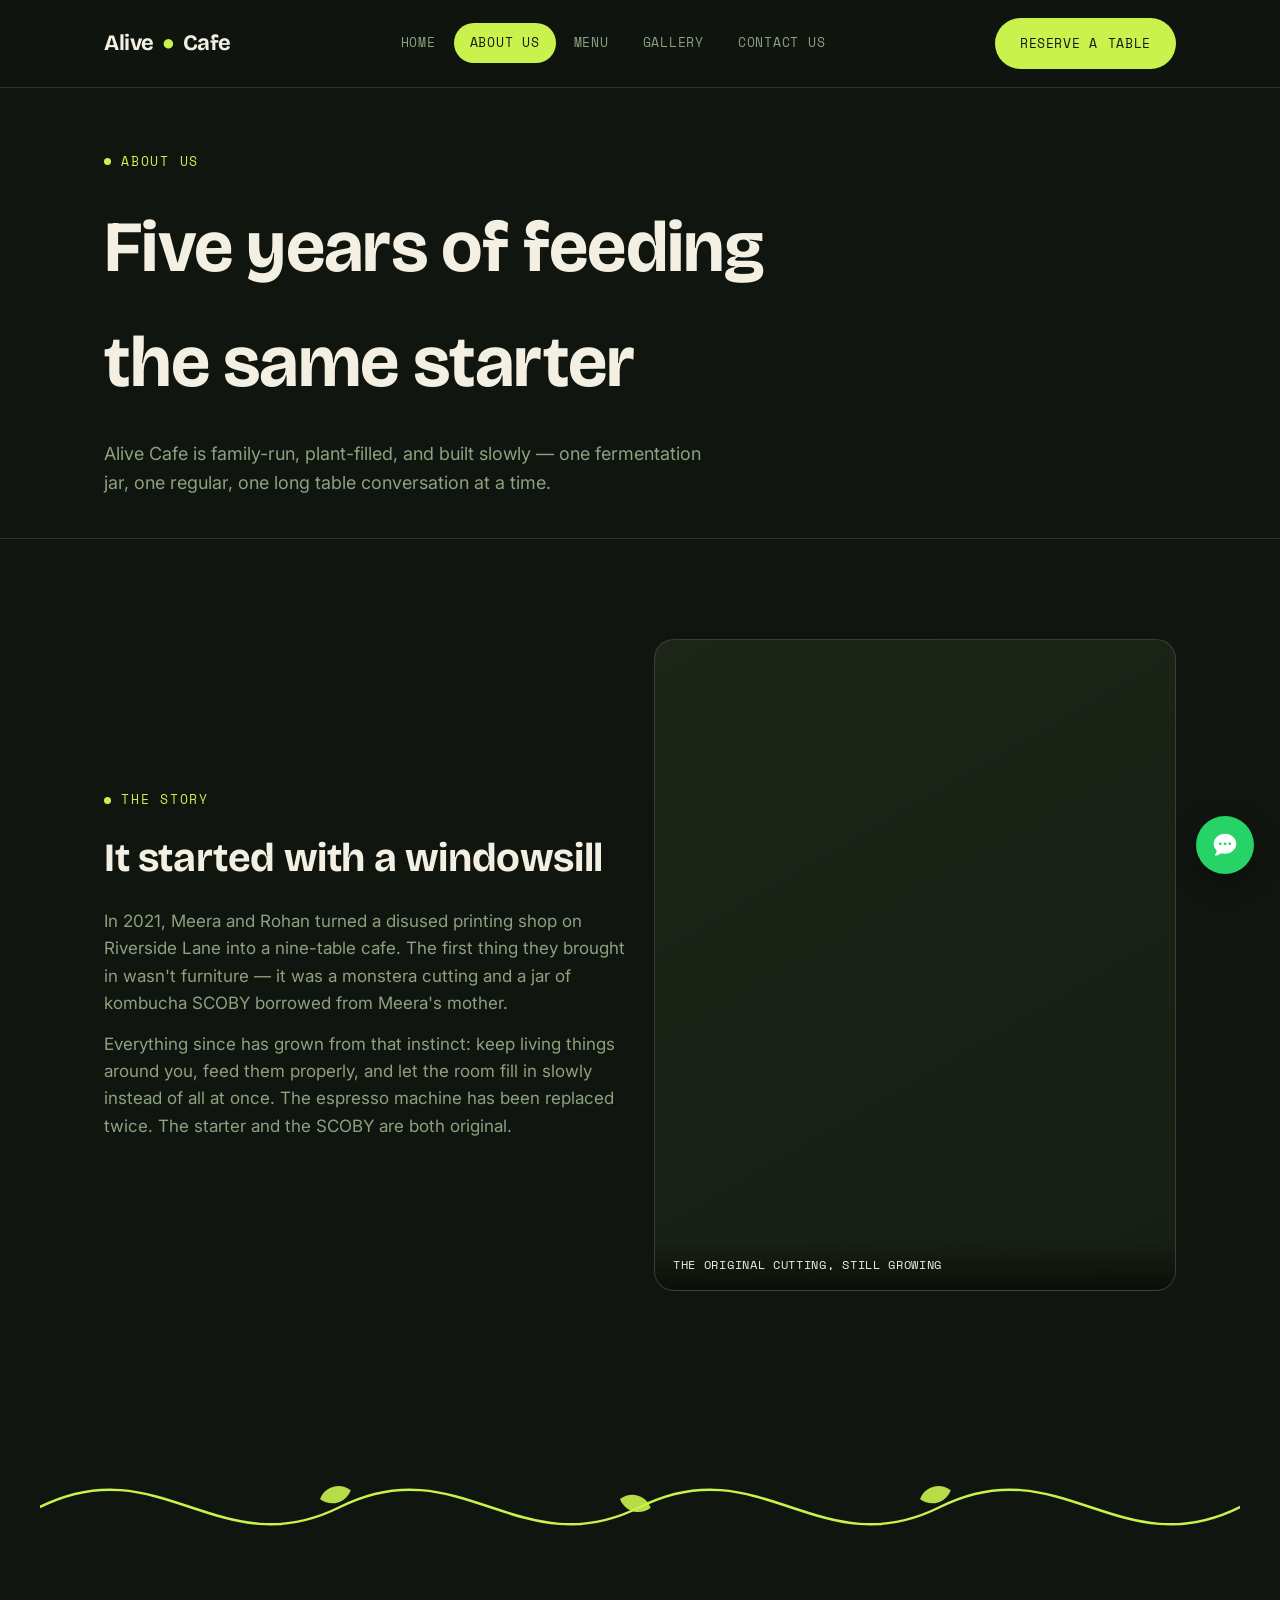
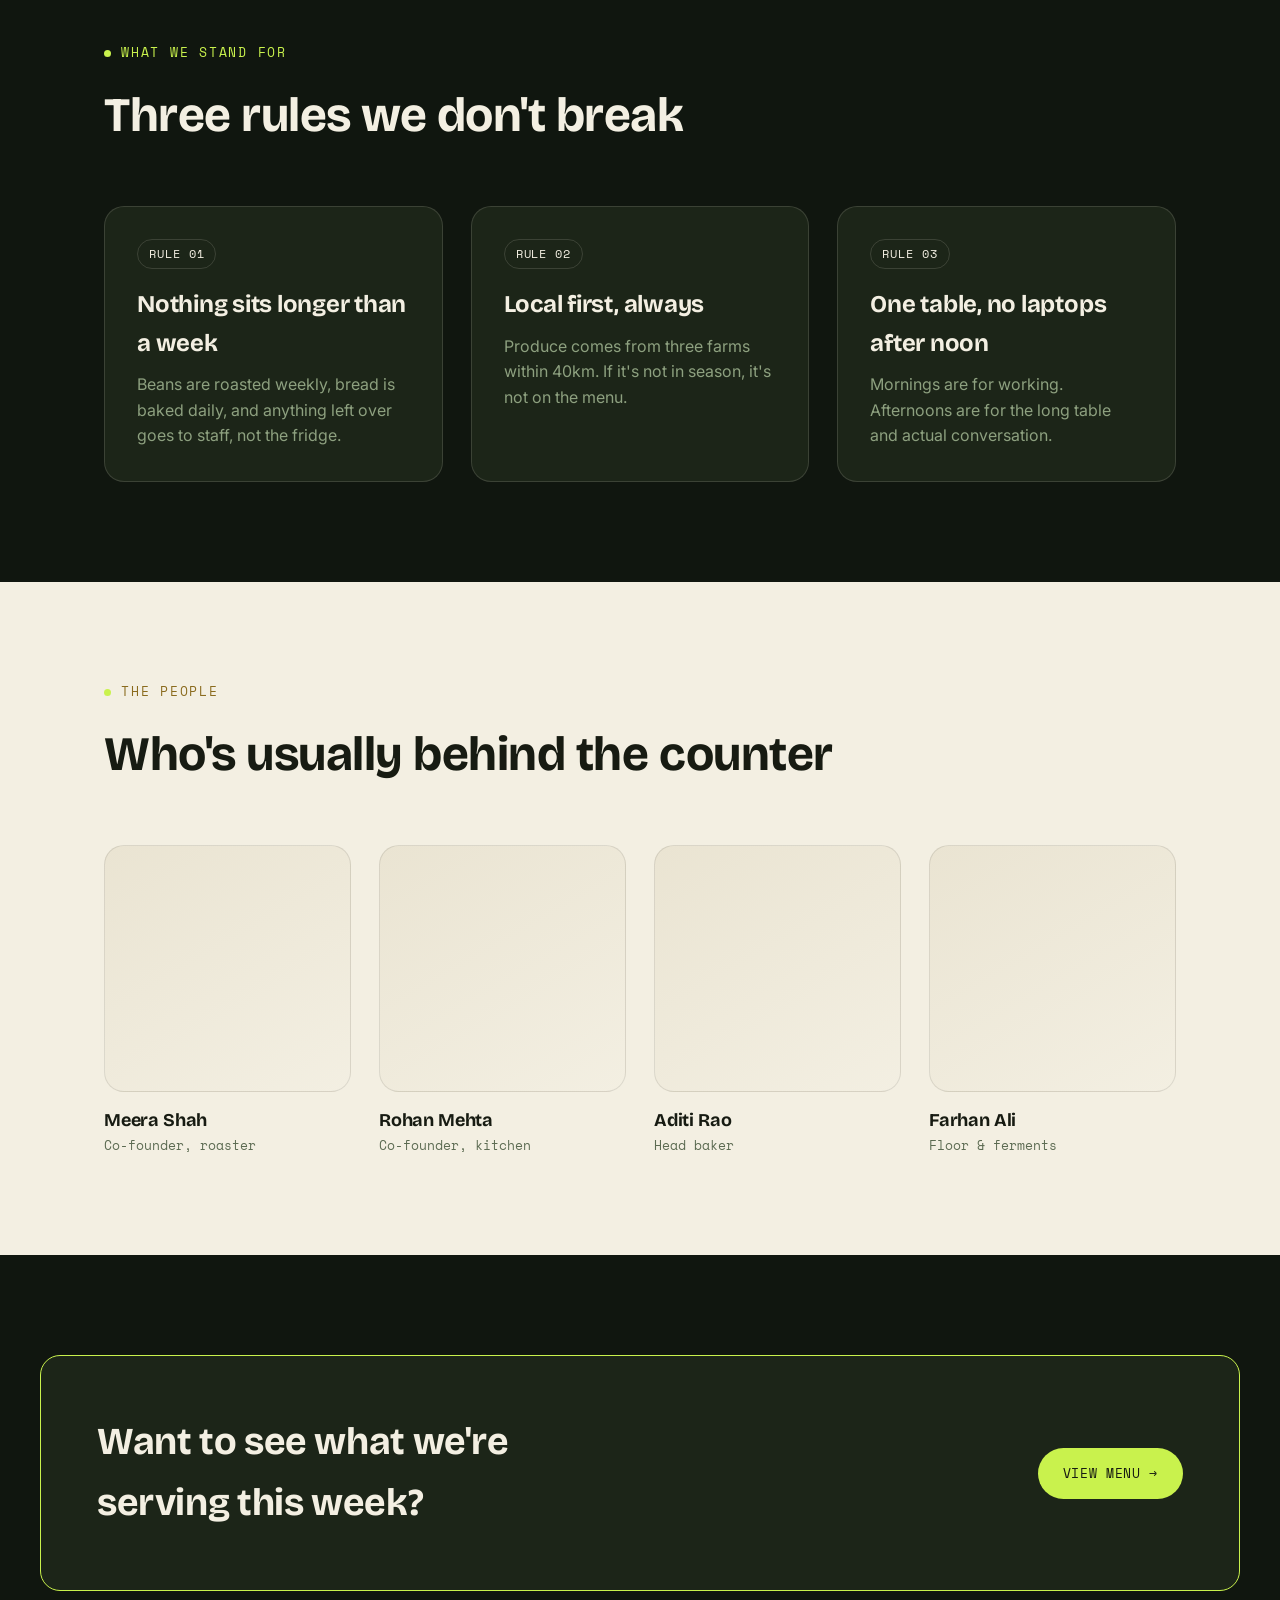
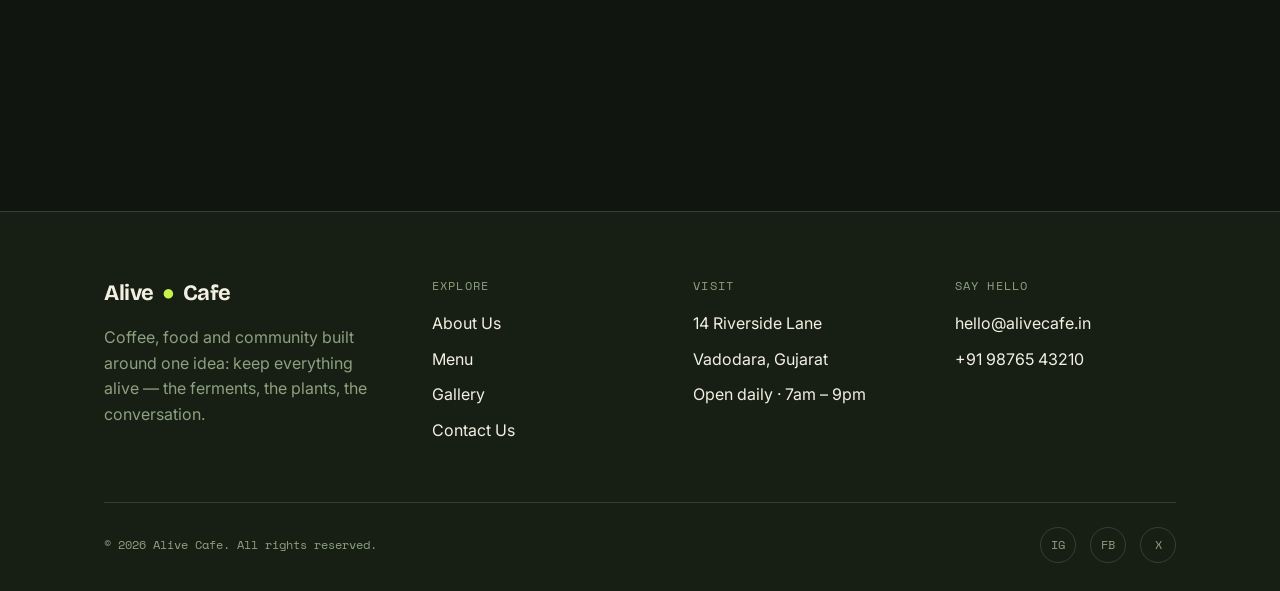
<file: alive-cafe/about.html>
<!DOCTYPE html>
<html lang="en">
<head>
<meta charset="UTF-8">
<meta name="viewport" content="width=device-width, initial-scale=1.0">
<title>About Us — Alive Cafe</title>
<meta name="description" content="The story, values and people behind Alive Cafe in Vadodara.">
<link rel="stylesheet" href="css/style.css">
</head>
<body>
<div id="loader"></div>

<header class="site-header">
  <div class="wrap nav">
    <a href="index.html" class="brand">Alive<span class="dot">●</span>Cafe</a>
    <nav class="nav-links" id="nav-links">
      <a href="index.html">Home</a>
      <a href="about.html">About Us</a>
      <a href="menu.html">Menu</a>
      <a href="gallery.html">Gallery</a>
      <a href="contact.html">Contact Us</a>
    </nav>
    <div class="nav-cta">
      <a class="btn btn-solid" href="contact.html"><span class="long">Reserve a</span> Table</a>
      <button class="nav-toggle" aria-label="Toggle menu" aria-expanded="false">☰</button>
    </div>
  </div>
</header>

<main>

  <section class="page-hero">
    <div class="wrap">
      <span class="eyebrow">About Us</span>
      <h1>Five years of feeding the same starter</h1>
      <p class="lede">Alive Cafe is family-run, plant-filled, and built slowly — one
        fermentation jar, one regular, one long table conversation at a time.</p>
    </div>
  </section>

  <!-- STORY -->
  <section class="section">
    <div class="wrap grid-2 reveal" style="align-items:center;">
      <div>
        <span class="eyebrow">The story</span>
        <h2 style="margin-top:16px; font-size:clamp(28px,3.6vw,40px);">It started with a windowsill</h2>
        <p class="moss" style="margin-top:18px; font-size:17px;">
          In 2021, Meera and Rohan turned a disused printing shop on Riverside Lane
          into a nine-table cafe. The first thing they brought in wasn't furniture —
          it was a monstera cutting and a jar of kombucha SCOBY borrowed from Meera's mother.
        </p>
        <p class="moss" style="margin-top:14px; font-size:17px;">
          Everything since has grown from that instinct: keep living things around you,
          feed them properly, and let the room fill in slowly instead of all at once.
          The espresso machine has been replaced twice. The starter and the SCOBY
          are both original.
        </p>
      </div>
      <div class="art" style="--ar:4/5;">
          <!-- To use a real photo here: uncomment the line below and set the src.
               Keep class="bg-img" exactly as-is — it makes the photo fill this box
               and crop neatly, no matter the image's original size or shape.
               You can delete the <svg>...</svg> illustration below it once a real photo is in. -->
          <!-- <img class="bg-img" src="images/your-photo.jpg" alt="Describe the photo"> -->
        <span class="cap">The original cutting, still growing</span>
      </div>
    </div>
  </section>

  <div class="pulse-divider wrap" aria-hidden="true">
    <svg viewBox="0 0 1200 160" fill="none">
      <path d="M0,80 C120,20 180,140 300,80 C420,20 480,140 600,80 C720,20 780,140 900,80 C1020,20 1080,140 1200,80"
            stroke="#C9F24D" stroke-width="2.5" stroke-linecap="round"/>
      <g fill="#C9F24D" opacity="0.9">
        <path transform="translate(280,72) rotate(-16)" d="M0,0 C8,-11 24,-11 32,0 C24,11 8,11 0,0 Z"/>
        <path transform="translate(580,72) rotate(16)" d="M0,0 C8,-11 24,-11 32,0 C24,11 8,11 0,0 Z"/>
        <path transform="translate(880,72) rotate(-16)" d="M0,0 C8,-11 24,-11 32,0 C24,11 8,11 0,0 Z"/>
      </g>
    </svg>
  </div>

  <!-- VALUES -->
  <section class="section" style="padding-top:20px;">
    <div class="wrap">
      <div class="section-head">
        <div>
          <span class="eyebrow">What we stand for</span>
          <h2 style="margin-top:14px;">Three rules we don't break</h2>
        </div>
      </div>
      <div class="grid-3 reveal">
        <div class="card">
          <span class="tag">Rule 01</span>
          <h3 style="margin-top:16px; font-size:24px;">Nothing sits longer than a week</h3>
          <p class="moss" style="margin-top:10px;">Beans are roasted weekly, bread is baked daily, and anything left over goes to staff, not the fridge.</p>
        </div>
        <div class="card">
          <span class="tag">Rule 02</span>
          <h3 style="margin-top:16px; font-size:24px;">Local first, always</h3>
          <p class="moss" style="margin-top:10px;">Produce comes from three farms within 40km. If it's not in season, it's not on the menu.</p>
        </div>
        <div class="card">
          <span class="tag">Rule 03</span>
          <h3 style="margin-top:16px; font-size:24px;">One table, no laptops after noon</h3>
          <p class="moss" style="margin-top:10px;">Mornings are for working. Afternoons are for the long table and actual conversation.</p>
        </div>
      </div>
    </div>
  </section>

  <!-- TEAM -->
  <section class="section on-paper">
    <div class="wrap">
      <div class="section-head">
        <div>
          <span class="eyebrow" style="color:#8A6B1E;">The people</span>
          <h2 style="margin-top:14px;">Who's usually behind the counter</h2>
        </div>
      </div>
      <div class="grid-4 reveal">
        <div>
          <div class="art" style="--ar:1/1; background:linear-gradient(150deg,#EAE4D2,#F3EFE2); border-color:#00000018;">
          <!-- To use a real photo here: uncomment the line below and set the src.
               Keep class="bg-img" exactly as-is — it makes the photo fill this box
               and crop neatly, no matter the image's original size or shape.
               You can delete the <svg>...</svg> illustration below it once a real photo is in. -->
          <!-- <img class="bg-img" src="images/your-photo.jpg" alt="Describe the photo"> -->
          </div>
          <h4 style="margin-top:14px; font-size:18px;">Meera Shah</h4>
          <p class="moss" style="font-size:13px; font-family:var(--font-mono);">Co-founder, roaster</p>
        </div>
        <div>
          <div class="art" style="--ar:1/1; background:linear-gradient(150deg,#EAE4D2,#F3EFE2); border-color:#00000018;">
          <!-- To use a real photo here: uncomment the line below and set the src.
               Keep class="bg-img" exactly as-is — it makes the photo fill this box
               and crop neatly, no matter the image's original size or shape.
               You can delete the <svg>...</svg> illustration below it once a real photo is in. -->
          <!-- <img class="bg-img" src="images/your-photo.jpg" alt="Describe the photo"> -->
          </div>
          <h4 style="margin-top:14px; font-size:18px;">Rohan Mehta</h4>
          <p class="moss" style="font-size:13px; font-family:var(--font-mono);">Co-founder, kitchen</p>
        </div>
        <div>
          <div class="art" style="--ar:1/1; background:linear-gradient(150deg,#EAE4D2,#F3EFE2); border-color:#00000018;">
          <!-- To use a real photo here: uncomment the line below and set the src.
               Keep class="bg-img" exactly as-is — it makes the photo fill this box
               and crop neatly, no matter the image's original size or shape.
               You can delete the <svg>...</svg> illustration below it once a real photo is in. -->
          <!-- <img class="bg-img" src="images/your-photo.jpg" alt="Describe the photo"> -->
          </div>
          <h4 style="margin-top:14px; font-size:18px;">Aditi Rao</h4>
          <p class="moss" style="font-size:13px; font-family:var(--font-mono);">Head baker</p>
        </div>
        <div>
          <div class="art" style="--ar:1/1; background:linear-gradient(150deg,#EAE4D2,#F3EFE2); border-color:#00000018;">
          <!-- To use a real photo here: uncomment the line below and set the src.
               Keep class="bg-img" exactly as-is — it makes the photo fill this box
               and crop neatly, no matter the image's original size or shape.
               You can delete the <svg>...</svg> illustration below it once a real photo is in. -->
          <!-- <img class="bg-img" src="images/your-photo.jpg" alt="Describe the photo"> -->
          </div>
          <h4 style="margin-top:14px; font-size:18px;">Farhan Ali</h4>
          <p class="moss" style="font-size:13px; font-family:var(--font-mono);">Floor &amp; ferments</p>
        </div>
      </div>
    </div>
  </section>

  <!-- CTA -->
  <section class="section">
    <div class="wrap card reveal" style="padding:56px; display:flex; justify-content:space-between; align-items:center; flex-wrap:wrap; gap:24px; border-color:var(--pulse);">
      <div>
        <h2 style="font-size:clamp(26px,3.2vw,38px); max-width:18ch;">Want to see what we're serving this week?</h2>
      </div>
      <a href="menu.html" class="btn btn-solid">View Menu →</a>
    </div>
  </section>

</main>

<footer class="site-footer">
  <div class="wrap">
    <div class="footer-grid">
      <div class="footer-brand">
        <div class="brand">Alive<span class="dot">●</span>Cafe</div>
        <p>Coffee, food and community built around one idea: keep everything alive — the ferments, the plants, the conversation.</p>
      </div>
      <div>
        <h4>Explore</h4>
        <ul>
          <li><a href="about.html">About Us</a></li>
          <li><a href="menu.html">Menu</a></li>
          <li><a href="gallery.html">Gallery</a></li>
          <li><a href="contact.html">Contact Us</a></li>
        </ul>
      </div>
      <div>
        <h4>Visit</h4>
        <ul>
          <li>14 Riverside Lane</li>
          <li>Vadodara, Gujarat</li>
          <li>Open daily · 7am – 9pm</li>
        </ul>
      </div>
      <div>
        <h4>Say hello</h4>
        <ul>
          <li>hello@alivecafe.in</li>
          <li>+91 98765 43210</li>
        </ul>
      </div>
    </div>
    <div class="footer-bottom">
      <span>© 2026 Alive Cafe. All rights reserved.</span>
      <div class="social-row">
        <a href="#" aria-label="Instagram">IG</a>
        <a href="#" aria-label="Facebook">FB</a>
        <a href="#" aria-label="Twitter">X</a>
      </div>
    </div>
  </div>
</footer>

<!-- Floating WhatsApp contact button (fixed on every page) -->
<a id="whatsapp-float" class="whatsapp-float" href="https://wa.me/919016826748" target="_blank" rel="noopener" aria-label="Chat with us on WhatsApp">
  <svg viewBox="0 0 24 24" fill="none" xmlns="http://www.w3.org/2000/svg">
    <path d="M12 3C7.03 3 3 6.58 3 11c0 2.08.9 3.97 2.38 5.4-.15 1.2-.58 2.4-1.28 3.4a.5.5 0 00.52.78c1.7-.4 3.13-1.1 4.2-1.9A10.6 10.6 0 0012 19c4.97 0 9-3.58 9-8s-4.03-8-9-8z" fill="#fff"/>
    <circle cx="8.2" cy="11" r="1.1" fill="#25D366"/>
    <circle cx="12" cy="11" r="1.1" fill="#25D366"/>
    <circle cx="15.8" cy="11" r="1.1" fill="#25D366"/>
  </svg>
</a>

<script src="js/script.js"></script>
</body>
</html>
</file>
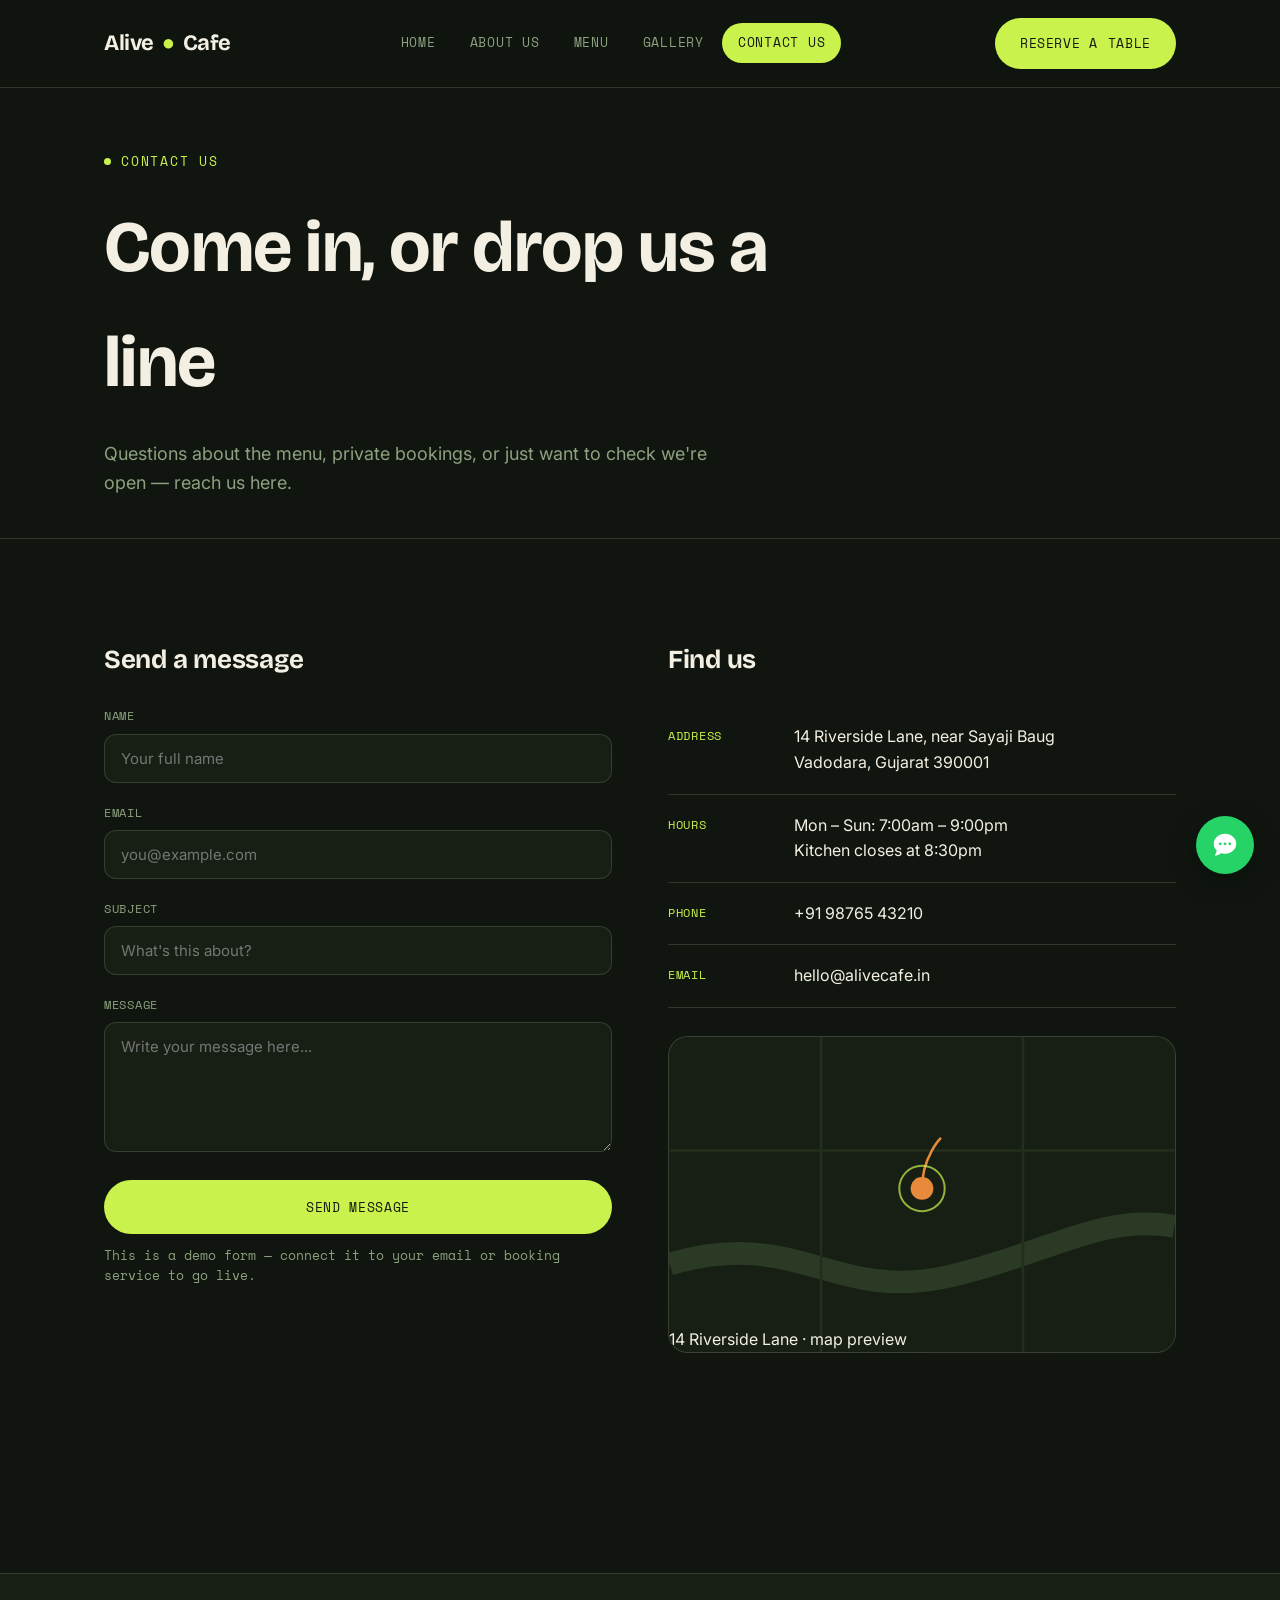
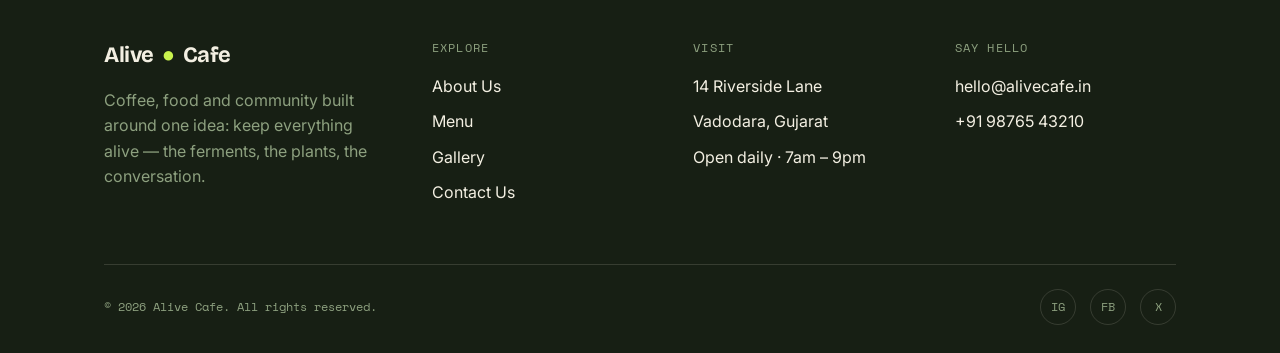
<file: alive-cafe/contact.html>
<!DOCTYPE html>
<html lang="en">
<head>
<meta charset="UTF-8">
<meta name="viewport" content="width=device-width, initial-scale=1.0">
<title>Contact Us — Alive Cafe</title>
<meta name="description" content="Visit, call or write to Alive Cafe in Vadodara.">
<link rel="stylesheet" href="css/style.css">
<style>
  .form-field{ margin-bottom:20px; }
  .form-field label{
    display:block; font-family:var(--font-mono); font-size:12px; text-transform:uppercase;
    letter-spacing:0.06em; color:var(--moss); margin-bottom:8px;
  }
  .form-field input, .form-field textarea{
    width:100%; background:var(--void-2); border:1px solid var(--line); border-radius:12px;
    padding:14px 16px; color:var(--paper); font-family:var(--font-body); font-size:15px;
    transition:border-color .2s ease;
  }
  .form-field input:focus, .form-field textarea:focus{ outline:none; border-color:var(--pulse); }
  .form-field textarea{ min-height:130px; resize:vertical; }
  .info-row{ display:flex; gap:16px; padding:18px 0; border-bottom:1px solid var(--line); }
  .info-row:last-child{ border-bottom:none; }
  .info-row .k{ font-family:var(--font-mono); font-size:12px; text-transform:uppercase; letter-spacing:0.06em; color:var(--pulse); width:110px; flex:none; padding-top:2px; }
  .map-block{
    border-radius:20px; border:1px solid var(--line); overflow:hidden; position:relative;
    aspect-ratio:16/10; background:linear-gradient(150deg, var(--card), var(--void-2));
  }
</style>
</head>
<body>
<div id="loader"></div>

<header class="site-header">
  <div class="wrap nav">
    <a href="index.html" class="brand">Alive<span class="dot">●</span>Cafe</a>
    <nav class="nav-links" id="nav-links">
      <a href="index.html">Home</a>
      <a href="about.html">About Us</a>
      <a href="menu.html">Menu</a>
      <a href="gallery.html">Gallery</a>
      <a href="contact.html">Contact Us</a>
    </nav>
    <div class="nav-cta">
      <a class="btn btn-solid" href="contact.html"><span class="long">Reserve a</span> Table</a>
      <button class="nav-toggle" aria-label="Toggle menu" aria-expanded="false">☰</button>
    </div>
  </div>
</header>

<main>

  <section class="page-hero">
    <div class="wrap">
      <span class="eyebrow">Contact Us</span>
      <h1>Come in, or drop us a line</h1>
      <p class="lede">Questions about the menu, private bookings, or just want to check we're open — reach us here.</p>
    </div>
  </section>

  <section class="section">
    <div class="wrap grid-2 reveal" style="align-items:start; gap:56px;">

      <!-- FORM -->
      <div>
        <h2 style="font-size:26px; margin-bottom:26px;">Send a message</h2>
        <form id="contact-form">
          <div class="form-field">
            <label for="name">Name</label>
            <input id="name" name="name" type="text" placeholder="Your full name" required>
          </div>
          <div class="form-field">
            <label for="email">Email</label>
            <input id="email" name="email" type="email" placeholder="you@example.com" required>
          </div>
          <div class="form-field">
            <label for="subject">Subject</label>
            <input id="subject" name="subject" type="text" placeholder="What's this about?">
          </div>
          <div class="form-field">
            <label for="message">Message</label>
            <textarea id="message" name="message" placeholder="Write your message here..." required></textarea>
          </div>
         <button type="button" onclick="sendToWhatsApp()" class="btn btn-solid" style="width:100%; justify-content:center; padding:16px;">
  Send Message
</button>
          <p class="moss" style="font-size:12.5px; margin-top:12px; font-family:var(--font-mono);">This is a demo form — connect it to your email or booking service to go live.</p>
        </form>
      </div>

      <!-- INFO + MAP -->
      <div>
        <h2 style="font-size:26px; margin-bottom:26px;">Find us</h2>
        <div class="info-row">
          <div class="k">Address</div>
          <div>14 Riverside Lane, near Sayaji Baug<br>Vadodara, Gujarat 390001</div>
        </div>
        <div class="info-row">
          <div class="k">Hours</div>
          <div>Mon – Sun: 7:00am – 9:00pm<br>Kitchen closes at 8:30pm</div>
        </div>
        <div class="info-row">
          <div class="k">Phone</div>
          <div>+91 98765 43210</div>
        </div>
        <div class="info-row">
          <div class="k">Email</div>
          <div>hello@alivecafe.in</div>
        </div>

        <div class="map-block" style="margin-top:28px;">
          <svg viewBox="0 0 400 250" style="width:100%; height:100%;">
            <rect width="400" height="250" fill="#171F14"/>
            <path d="M0,180 C100,150 130,210 220,190 C300,172 340,140 400,150" stroke="#2B3A24" stroke-width="18" fill="none"/>
            <path d="M0,90 L400,90" stroke="#232E1D" stroke-width="2"/>
            <path d="M120,0 L120,250" stroke="#232E1D" stroke-width="2"/>
            <path d="M280,0 L280,250" stroke="#232E1D" stroke-width="2"/>
            <circle cx="200" cy="120" r="9" fill="#E88A3C"/>
            <path d="M200,120 C200,95 215,80 215,80" stroke="#E88A3C" stroke-width="2" fill="none"/>
            <circle cx="200" cy="120" r="18" stroke="#C9F24D" stroke-width="1.6" fill="none" opacity="0.7"/>
          </svg>
          <div class="cap" style="position:absolute; bottom:0; left:0;">14 Riverside Lane · map preview</div>
        </div>
      </div>

    </div>
  </section>

</main>

<footer class="site-footer">
  <div class="wrap">
    <div class="footer-grid">
      <div class="footer-brand">
        <div class="brand">Alive<span class="dot">●</span>Cafe</div>
        <p>Coffee, food and community built around one idea: keep everything alive — the ferments, the plants, the conversation.</p>
      </div>
      <div>
        <h4>Explore</h4>
        <ul>
          <li><a href="about.html">About Us</a></li>
          <li><a href="menu.html">Menu</a></li>
          <li><a href="gallery.html">Gallery</a></li>
          <li><a href="contact.html">Contact Us</a></li>
        </ul>
      </div>
      <div>
        <h4>Visit</h4>
        <ul>
          <li>14 Riverside Lane</li>
          <li>Vadodara, Gujarat</li>
          <li>Open daily · 7am – 9pm</li>
        </ul>
      </div>
      <div>
        <h4>Say hello</h4>
        <ul>
          <li>hello@alivecafe.in</li>
          <li>+91 98765 43210</li>
        </ul>
      </div>
    </div>
    <div class="footer-bottom">
      <span>© 2026 Alive Cafe. All rights reserved.</span>
      <div class="social-row">
        <a href="#" aria-label="Instagram">IG</a>
        <a href="#" aria-label="Facebook">FB</a>
        <a href="#" aria-label="Twitter">X</a>
      </div>
    </div>
  </div>
</footer>

<!-- Floating WhatsApp contact button (fixed on every page) -->
<a id="whatsapp-float" class="whatsapp-float" href="https://wa.me/919016826748" target="_blank" rel="noopener" aria-label="Chat with us on WhatsApp">
  <svg viewBox="0 0 24 24" fill="none" xmlns="http://www.w3.org/2000/svg">
    <path d="M12 3C7.03 3 3 6.58 3 11c0 2.08.9 3.97 2.38 5.4-.15 1.2-.58 2.4-1.28 3.4a.5.5 0 00.52.78c1.7-.4 3.13-1.1 4.2-1.9A10.6 10.6 0 0012 19c4.97 0 9-3.58 9-8s-4.03-8-9-8z" fill="#fff"/>
    <circle cx="8.2" cy="11" r="1.1" fill="#25D366"/>
    <circle cx="12" cy="11" r="1.1" fill="#25D366"/>
    <circle cx="15.8" cy="11" r="1.1" fill="#25D366"/>
  </svg>
</a>

<script src="js/script.js"></script>

<script>
function sendToWhatsApp() {
  let name = document.getElementById("name").value;
  let email = document.getElementById("email").value;
  let subject = document.getElementById("subject").value;
  let message = document.getElementById("message").value;

  let phoneNumber = "+919016826748"; // 👉 replace with YOUR WhatsApp number

  let text = `Hello Alive Cafe,%0A
Name: ${name}%0A
Email: ${email}%0A
Subject: ${subject}%0A
Message: ${message}`;

  let url = `https://wa.me/${phoneNumber}?text=${text}`;

  window.open(url, "_blank");
}
</script>

</body>
</html>
</file>
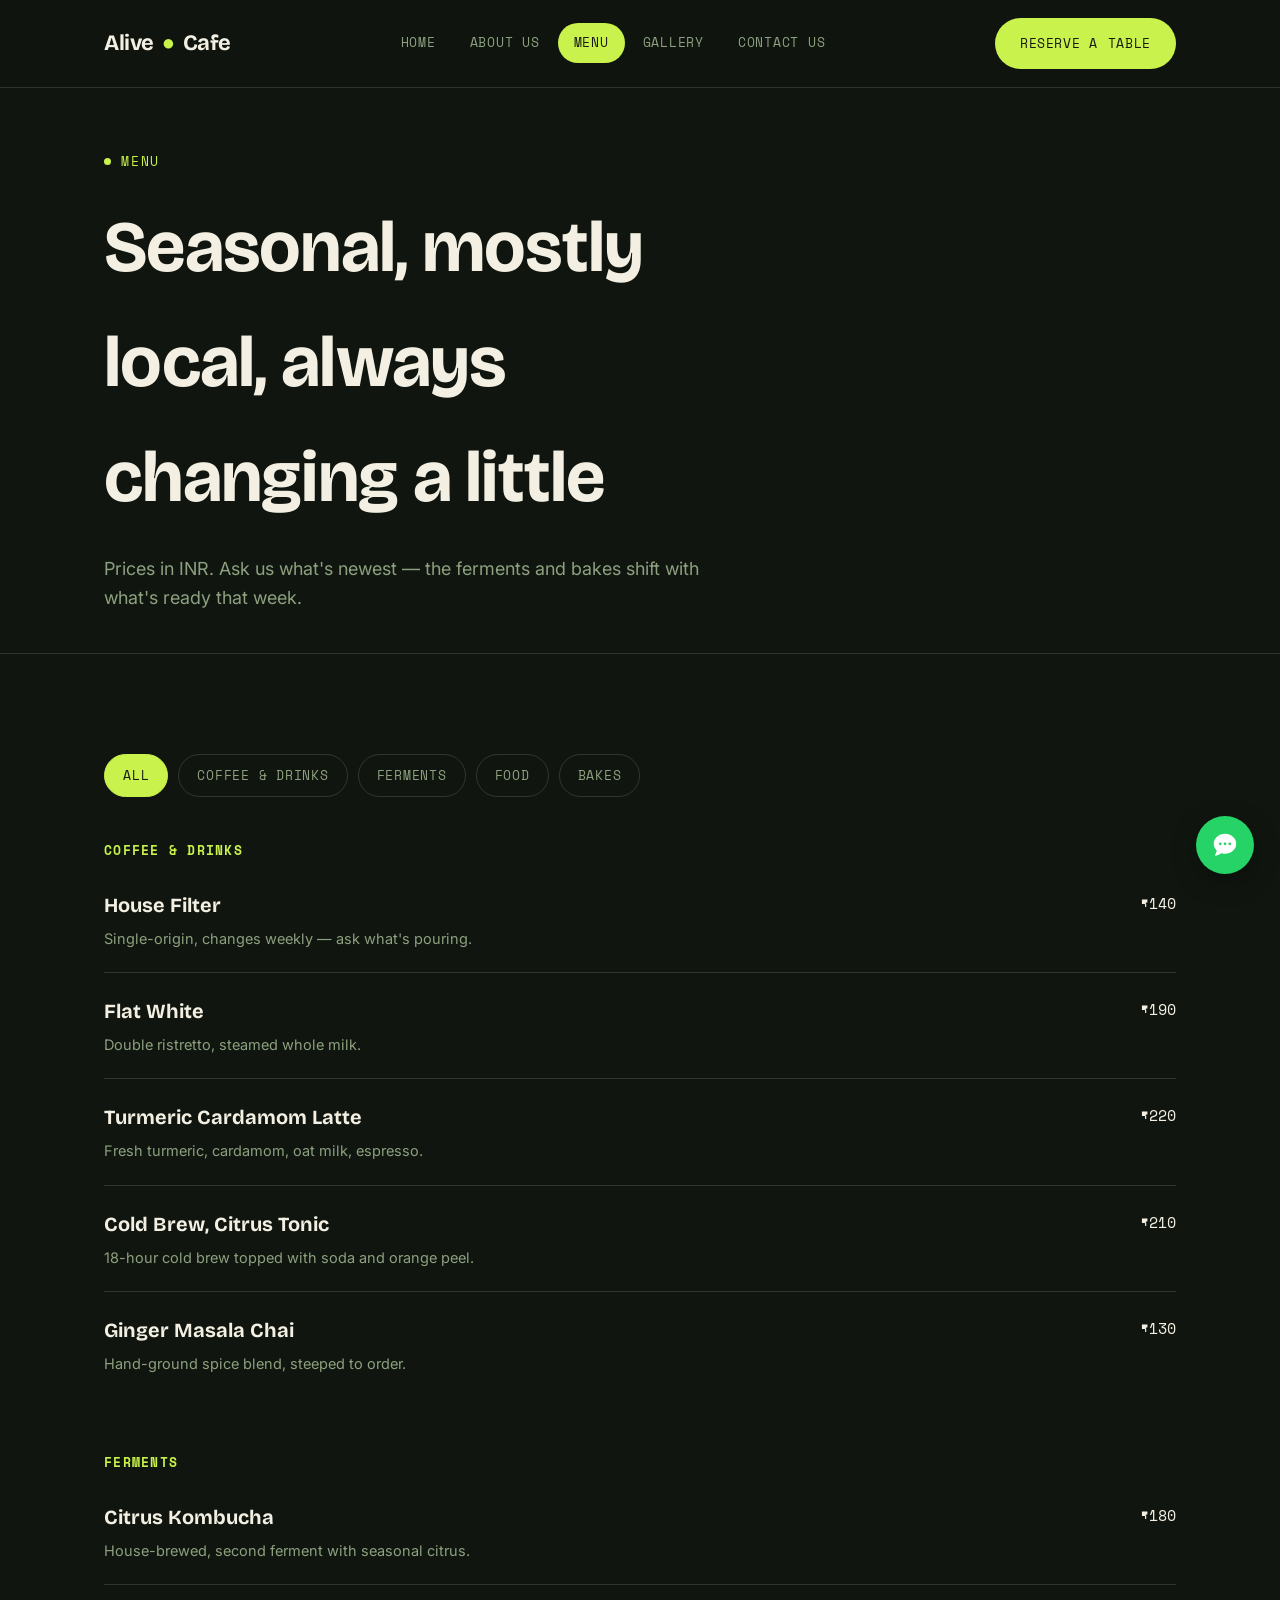
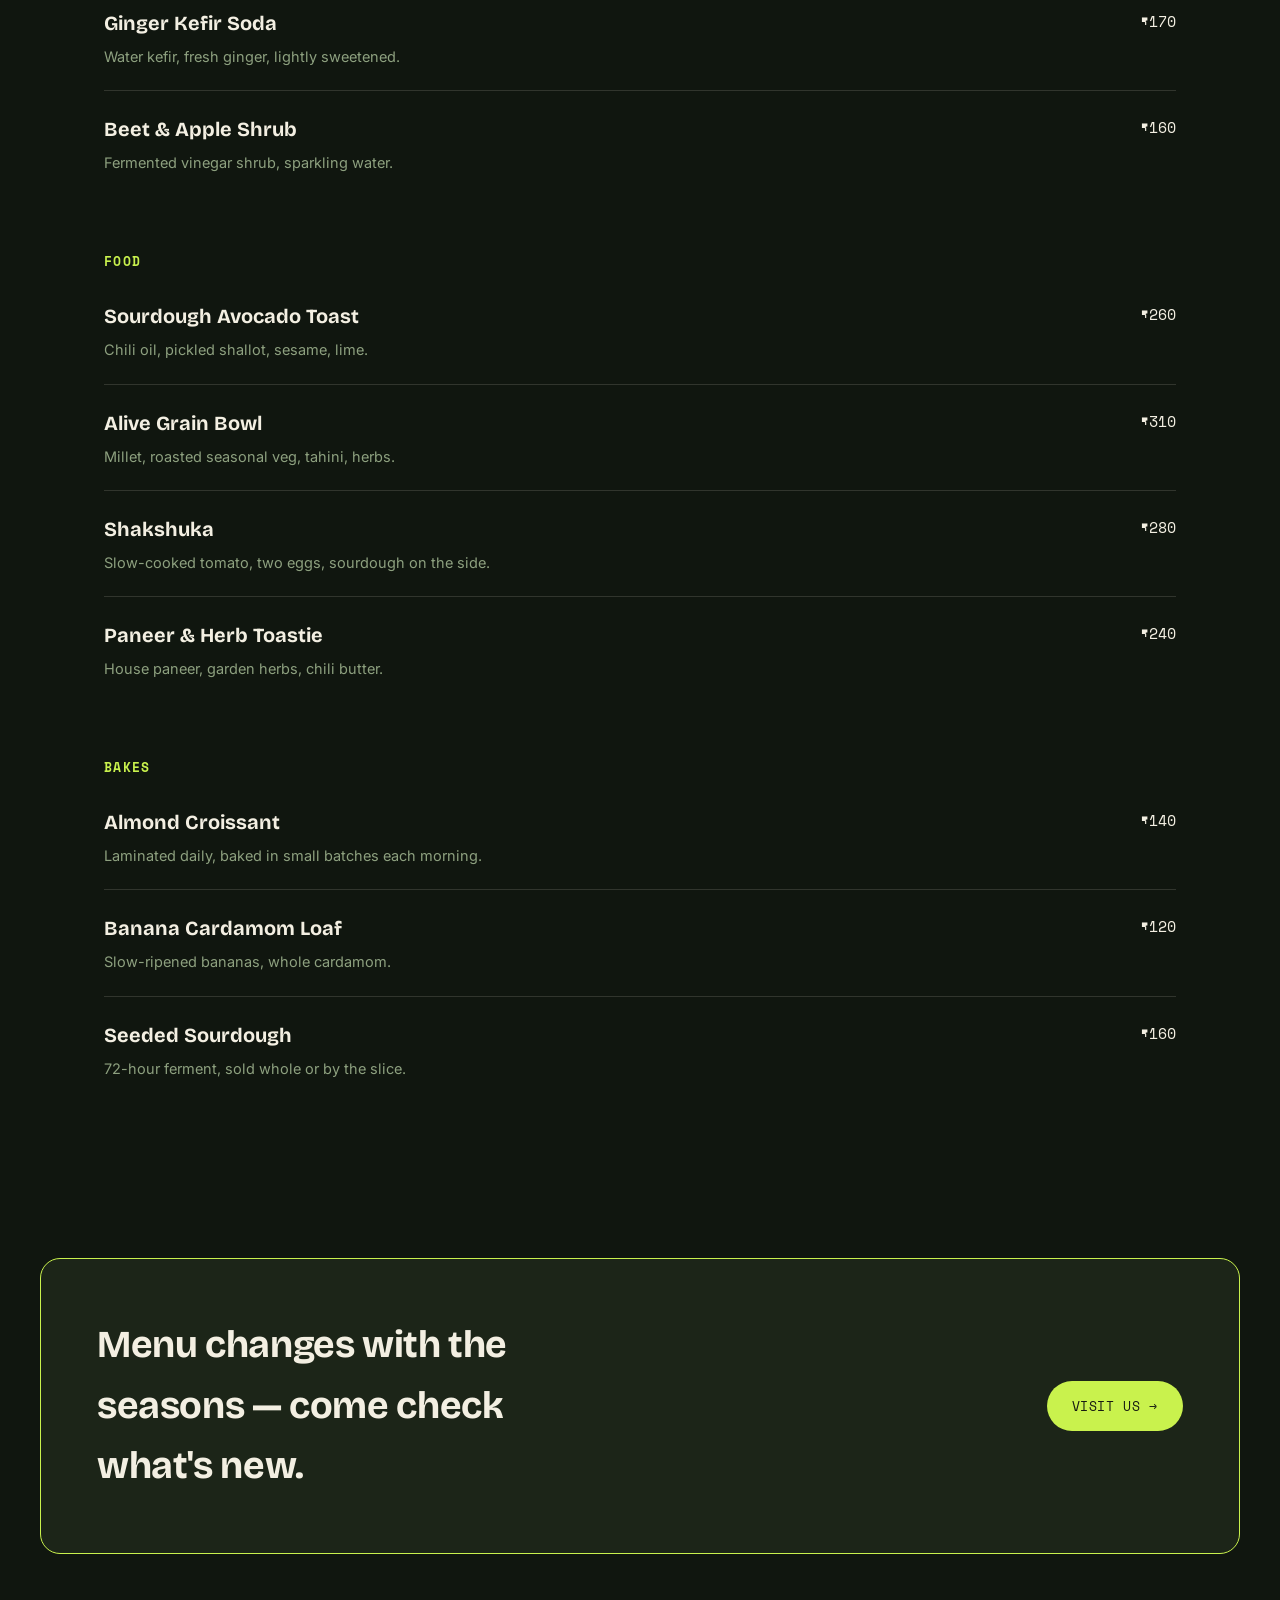
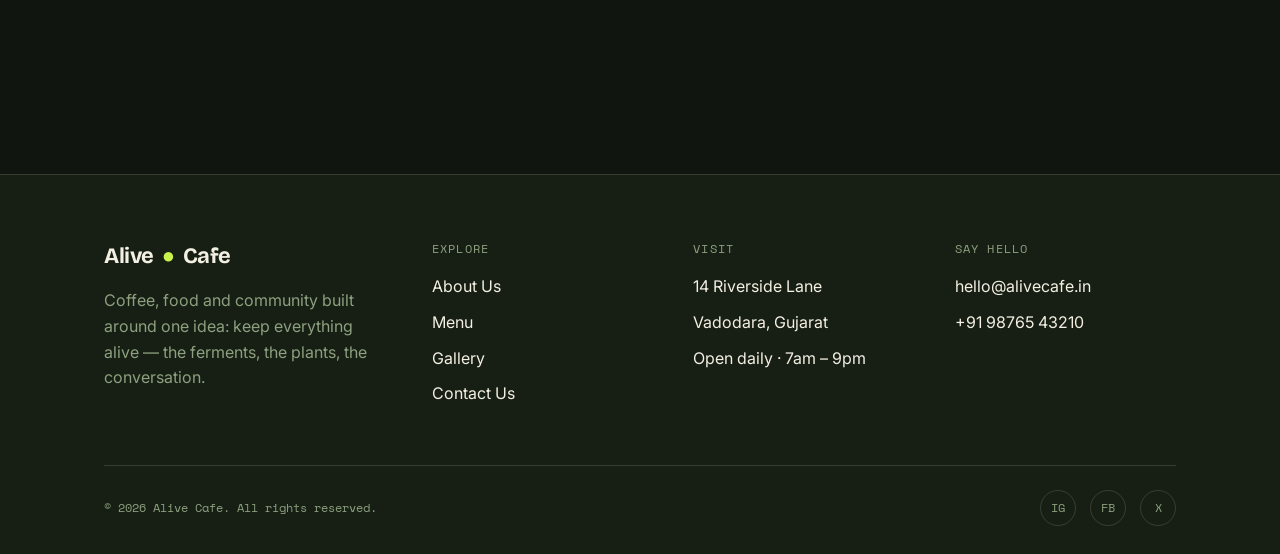
<file: alive-cafe/menu.html>
<!DOCTYPE html>
<html lang="en">
<head>
<meta charset="UTF-8">
<meta name="viewport" content="width=device-width, initial-scale=1.0">
<title>Menu — Alive Cafe</title>
<meta name="description" content="Coffee, ferments, food and bakes at Alive Cafe, Vadodara.">
<link rel="stylesheet" href="css/style.css">
<style>
  .menu-filter{ display:flex; gap:10px; flex-wrap:wrap; margin-bottom:44px; }
  .menu-filter button{
    font-family:var(--font-mono); font-size:12.5px; text-transform:uppercase; letter-spacing:0.06em;
    padding:11px 18px; border-radius:100px; border:1px solid var(--line); background:transparent;
    color:var(--moss); cursor:pointer; transition:.2s;
  }
  .menu-filter button:hover{ color:var(--paper); border-color:var(--paper); }
  .menu-filter button.active{ background:var(--pulse); color:var(--ink); border-color:var(--pulse); }

  .menu-row{
    display:flex; justify-content:space-between; gap:20px;
    padding:22px 0; border-bottom:1px solid var(--line);
  }
  .menu-row:last-child{ border-bottom:none; }
  .menu-row .mi-name{ font-family:var(--font-display); font-size:20px; font-weight:700; }
  .menu-row .mi-desc{ color:var(--moss); font-size:14.5px; margin-top:6px; max-width:52ch; }
  .menu-row .mi-price{ font-family:var(--font-mono); font-size:15px; white-space:nowrap; padding-top:2px; }
  .menu-group h3{
    font-family:var(--font-mono); font-size:12.5px; text-transform:uppercase; letter-spacing:0.1em;
    color:var(--pulse); margin-bottom:6px;
  }
  .menu-group{ margin-bottom:56px; }
</style>
</head>
<body>
<div id="loader"></div>

<header class="site-header">
  <div class="wrap nav">
    <a href="index.html" class="brand">Alive<span class="dot">●</span>Cafe</a>
    <nav class="nav-links" id="nav-links">
      <a href="index.html">Home</a>
      <a href="about.html">About Us</a>
      <a href="menu.html">Menu</a>
      <a href="gallery.html">Gallery</a>
      <a href="contact.html">Contact Us</a>
    </nav>
    <div class="nav-cta">
      <a class="btn btn-solid" href="contact.html"><span class="long">Reserve a</span> Table</a>
      <button class="nav-toggle" aria-label="Toggle menu" aria-expanded="false">☰</button>
    </div>
  </div>
</header>

<main>

  <section class="page-hero">
    <div class="wrap">
      <span class="eyebrow">Menu</span>
      <h1>Seasonal, mostly local, always changing a little</h1>
      <p class="lede">Prices in INR. Ask us what's newest — the ferments and bakes shift with what's ready that week.</p>
    </div>
  </section>

  <section class="section">
    <div class="wrap">

      <div class="menu-filter" role="tablist" aria-label="Filter menu by category">
        <button data-filter="all" class="active">All</button>
        <button data-filter="coffee">Coffee &amp; Drinks</button>
        <button data-filter="ferments">Ferments</button>
        <button data-filter="food">Food</button>
        <button data-filter="bakes">Bakes</button>
      </div>

      <!-- COFFEE & DRINKS -->
      <div class="menu-group" data-cat="coffee">
        <h3>Coffee &amp; Drinks</h3>
        <div class="menu-row">
          <div><div class="mi-name">House Filter</div><div class="mi-desc">Single-origin, changes weekly — ask what's pouring.</div></div>
          <div class="mi-price">₹140</div>
        </div>
        <div class="menu-row">
          <div><div class="mi-name">Flat White</div><div class="mi-desc">Double ristretto, steamed whole milk.</div></div>
          <div class="mi-price">₹190</div>
        </div>
        <div class="menu-row">
          <div><div class="mi-name">Turmeric Cardamom Latte</div><div class="mi-desc">Fresh turmeric, cardamom, oat milk, espresso.</div></div>
          <div class="mi-price">₹220</div>
        </div>
        <div class="menu-row">
          <div><div class="mi-name">Cold Brew, Citrus Tonic</div><div class="mi-desc">18-hour cold brew topped with soda and orange peel.</div></div>
          <div class="mi-price">₹210</div>
        </div>
        <div class="menu-row">
          <div><div class="mi-name">Ginger Masala Chai</div><div class="mi-desc">Hand-ground spice blend, steeped to order.</div></div>
          <div class="mi-price">₹130</div>
        </div>
      </div>

      <!-- FERMENTS -->
      <div class="menu-group" data-cat="ferments">
        <h3>Ferments</h3>
        <div class="menu-row">
          <div><div class="mi-name">Citrus Kombucha</div><div class="mi-desc">House-brewed, second ferment with seasonal citrus.</div></div>
          <div class="mi-price">₹180</div>
        </div>
        <div class="menu-row">
          <div><div class="mi-name">Ginger Kefir Soda</div><div class="mi-desc">Water kefir, fresh ginger, lightly sweetened.</div></div>
          <div class="mi-price">₹170</div>
        </div>
        <div class="menu-row">
          <div><div class="mi-name">Beet &amp; Apple Shrub</div><div class="mi-desc">Fermented vinegar shrub, sparkling water.</div></div>
          <div class="mi-price">₹160</div>
        </div>
      </div>

      <!-- FOOD -->
      <div class="menu-group" data-cat="food">
        <h3>Food</h3>
        <div class="menu-row">
          <div><div class="mi-name">Sourdough Avocado Toast</div><div class="mi-desc">Chili oil, pickled shallot, sesame, lime.</div></div>
          <div class="mi-price">₹260</div>
        </div>
        <div class="menu-row">
          <div><div class="mi-name">Alive Grain Bowl</div><div class="mi-desc">Millet, roasted seasonal veg, tahini, herbs.</div></div>
          <div class="mi-price">₹310</div>
        </div>
        <div class="menu-row">
          <div><div class="mi-name">Shakshuka</div><div class="mi-desc">Slow-cooked tomato, two eggs, sourdough on the side.</div></div>
          <div class="mi-price">₹280</div>
        </div>
        <div class="menu-row">
          <div><div class="mi-name">Paneer &amp; Herb Toastie</div><div class="mi-desc">House paneer, garden herbs, chili butter.</div></div>
          <div class="mi-price">₹240</div>
        </div>
      </div>

      <!-- BAKES -->
      <div class="menu-group" data-cat="bakes">
        <h3>Bakes</h3>
        <div class="menu-row">
          <div><div class="mi-name">Almond Croissant</div><div class="mi-desc">Laminated daily, baked in small batches each morning.</div></div>
          <div class="mi-price">₹140</div>
        </div>
        <div class="menu-row">
          <div><div class="mi-name">Banana Cardamom Loaf</div><div class="mi-desc">Slow-ripened bananas, whole cardamom.</div></div>
          <div class="mi-price">₹120</div>
        </div>
        <div class="menu-row">
          <div><div class="mi-name">Seeded Sourdough</div><div class="mi-desc">72-hour ferment, sold whole or by the slice.</div></div>
          <div class="mi-price">₹160</div>
        </div>
      </div>

    </div>
  </section>

  <!-- CTA -->
  <section class="section" style="padding-top:0;">
    <div class="wrap card reveal" style="padding:56px; display:flex; justify-content:space-between; align-items:center; flex-wrap:wrap; gap:24px; border-color:var(--pulse);">
      <div>
        <h2 style="font-size:clamp(26px,3.2vw,38px); max-width:18ch;">Menu changes with the seasons — come check what's new.</h2>
      </div>
      <a href="contact.html" class="btn btn-solid">Visit Us →</a>
    </div>
  </section>

</main>

<footer class="site-footer">
  <div class="wrap">
    <div class="footer-grid">
      <div class="footer-brand">
        <div class="brand">Alive<span class="dot">●</span>Cafe</div>
        <p>Coffee, food and community built around one idea: keep everything alive — the ferments, the plants, the conversation.</p>
      </div>
      <div>
        <h4>Explore</h4>
        <ul>
          <li><a href="about.html">About Us</a></li>
          <li><a href="menu.html">Menu</a></li>
          <li><a href="gallery.html">Gallery</a></li>
          <li><a href="contact.html">Contact Us</a></li>
        </ul>
      </div>
      <div>
        <h4>Visit</h4>
        <ul>
          <li>14 Riverside Lane</li>
          <li>Vadodara, Gujarat</li>
          <li>Open daily · 7am – 9pm</li>
        </ul>
      </div>
      <div>
        <h4>Say hello</h4>
        <ul>
          <li>hello@alivecafe.in</li>
          <li>+91 98765 43210</li>
        </ul>
      </div>
    </div>
    <div class="footer-bottom">
      <span>© 2026 Alive Cafe. All rights reserved.</span>
      <div class="social-row">
        <a href="#" aria-label="Instagram">IG</a>
        <a href="#" aria-label="Facebook">FB</a>
        <a href="#" aria-label="Twitter">X</a>
      </div>
    </div>
  </div>
</footer>

<!-- Floating WhatsApp contact button (fixed on every page) -->
<a id="whatsapp-float" class="whatsapp-float" href="https://wa.me/919016826748" target="_blank" rel="noopener" aria-label="Chat with us on WhatsApp">
  <svg viewBox="0 0 24 24" fill="none" xmlns="http://www.w3.org/2000/svg">
    <path d="M12 3C7.03 3 3 6.58 3 11c0 2.08.9 3.97 2.38 5.4-.15 1.2-.58 2.4-1.28 3.4a.5.5 0 00.52.78c1.7-.4 3.13-1.1 4.2-1.9A10.6 10.6 0 0012 19c4.97 0 9-3.58 9-8s-4.03-8-9-8z" fill="#fff"/>
    <circle cx="8.2" cy="11" r="1.1" fill="#25D366"/>
    <circle cx="12" cy="11" r="1.1" fill="#25D366"/>
    <circle cx="15.8" cy="11" r="1.1" fill="#25D366"/>
  </svg>
</a>

<script src="js/script.js"></script>
</body>
</html>
</file>
<file: alive-cafe/css/style.css>
/* =========================================================
   ALIVE CAFE — Design System
   Direction: living / botanical energy, not coffee-shop cliché.
   Deep near-black green backdrop, a chartreuse "pulse" accent
   that is the literal signature (alive = pulse + growth),
   warm ember for food/CTA warmth, paper cards for contrast.
   ========================================================= */

@import url('https://fonts.googleapis.com/css2?family=Bricolage+Grotesque:opsz,wght@12..96,400..800&family=Inter:wght@400;500;600&family=Space+Mono:wght@400;700&display=swap');

:root{
  --void:   #10160F;
  --void-2: #171F14;
  --card:   #1C2518;
  --paper:  #F3EFE2;
  --paper-2:#EAE4D2;
  --pulse:  #C9F24D;
  --pulse-dim: #9DBE3C;
  --ember:  #E88A3C;
  --moss:   #8DA07F;
  --ink:    #171B12;
  --line:   rgba(243,239,226,0.14);

  --font-display: 'Bricolage Grotesque', serif;
  --font-body: 'Inter', sans-serif;
  --font-mono: 'Space Mono', monospace;

  --wrap: 1200px;
  --pad: clamp(20px, 5vw, 64px);
}

*,*::before,*::after{ box-sizing:border-box; }
html{ scroll-behavior:smooth; }
body{
  margin:0;
  background:var(--void);
  color:var(--paper);
  font-family:var(--font-body);
  font-size:16px;
  line-height:1.6;
  -webkit-font-smoothing:antialiased;
}
img{ max-width:100%; display:block; }
a{ color:inherit; text-decoration:none; }
ul{ margin:0; padding:0; list-style:none; }
h1,h2,h3,h4{ font-family:var(--font-display); margin:0; font-weight:700; letter-spacing:-0.01em; }
p{ margin:0; }

@media (prefers-reduced-motion: reduce){
  *{ animation-duration:0.001ms !important; animation-iteration-count:1 !important; transition-duration:0.001ms !important; scroll-behavior:auto !important; }
}

::selection{ background:var(--pulse); color:var(--ink); }

:focus-visible{
  outline:2px solid var(--pulse);
  outline-offset:3px;
}

.wrap{
  max-width:var(--wrap);
  margin:0 auto;
  padding-left:var(--pad);
  padding-right:var(--pad);
}

.eyebrow{
  font-family:var(--font-mono);
  font-size:12.5px;
  letter-spacing:0.14em;
  text-transform:uppercase;
  color:var(--pulse);
  display:flex;
  align-items:center;
  gap:10px;
}
.eyebrow::before{
  content:"";
  width:7px; height:7px;
  border-radius:50%;
  background:var(--pulse);
  box-shadow:0 0 0 0 rgba(201,242,77,0.6);
  animation:beat 1.8s ease-in-out infinite;
  flex:none;
}
@keyframes beat{
  0%,100%{ transform:scale(1); box-shadow:0 0 0 0 rgba(201,242,77,0.45); }
  35%{ transform:scale(1.35); box-shadow:0 0 0 6px rgba(201,242,77,0); }
}

/* ---------- Buttons ---------- */
.btn{
  display:inline-flex;
  align-items:center;
  gap:10px;
  font-family:var(--font-mono);
  font-size:13px;
  letter-spacing:0.05em;
  text-transform:uppercase;
  padding:14px 24px;
  border-radius:100px;
  border:1px solid transparent;
  cursor:pointer;
  transition:transform .25s ease, background .25s ease, color .25s ease, border-color .25s ease;
  white-space:nowrap;
}
.btn:hover{ transform:translateY(-2px); box-shadow:0 8px 20px rgba(0,0,0,0.2); }
.btn-solid{ background:var(--pulse); color:var(--ink); }
.btn-solid:hover{ background:var(--paper); }
.btn-ghost{ border-color:var(--line); color:var(--paper); }
.btn-ghost:hover{ border-color:var(--pulse); color:var(--pulse); }
.btn-ember{ background:var(--ember); color:var(--ink); }
.btn-ember:hover{ background:var(--pulse); }

/* ---------- Nav ---------- */
.site-header{
  position:sticky; top:0; z-index:50;
  background:rgba(16,22,15,0.86);
  backdrop-filter:blur(10px);
  border-bottom:1px solid var(--line);
}
.nav{
  display:flex;
  align-items:center;
  justify-content:space-between;
  padding-top:18px;
  padding-bottom:18px;
}
.brand{
  font-family:var(--font-display);
  font-size:22px;
  font-weight:700;
  display:flex;
  align-items:baseline;
  gap:8px;
  letter-spacing:-0.02em;
}
.brand .dot{ color:var(--pulse); }
.nav-links{
  display:flex;
  gap:2px;
  align-items:center;
}
.nav-links a{
  font-family:var(--font-mono);
  font-size:12.5px;
  letter-spacing:0.06em;
  text-transform:uppercase;
  padding:10px 16px;
  border-radius:100px;
  color:var(--moss);
  transition:color .2s ease, background .2s ease;
}
.nav-links a:hover{ color:var(--paper); background:var(--card); }
.nav-links a.active{ color:var(--ink); background:var(--pulse); }
.nav-cta{ display:flex; align-items:center; gap:14px; }
.nav-toggle{
  display:none;
  background:none; border:1px solid var(--line); border-radius:10px;
  width:42px; height:42px; color:var(--paper); cursor:pointer;
  align-items:center; justify-content:center;
}

@media (max-width: 860px){
  .nav-links{
    position:absolute; top:100%; left:0; right:0;
    flex-direction:column; align-items:stretch;
    background:var(--void-2); border-bottom:1px solid var(--line);
    padding:10px var(--pad) 20px;
    display:none;
  }
  .nav-links.open{ display:flex; }
  .nav-links a{ padding:14px 10px; text-align:left; border-radius:8px; }
  .nav-toggle{ display:flex; }
  .nav-cta .btn span.long{ display:none; }
}

/* ---------- Footer ---------- */
.site-footer{
  border-top:1px solid var(--line);
  padding:64px 0 28px;
  margin-top:120px;
  background:var(--void-2);
}
.footer-grid{
  display:grid;
  grid-template-columns:1.3fr 1fr 1fr 1fr;
  gap:40px;
  padding-bottom:48px;
}
.footer-grid h4{
  font-family:var(--font-mono);
  font-size:12px; text-transform:uppercase; letter-spacing:0.1em;
  color:var(--moss); margin-bottom:16px; font-weight:400;
}
.footer-grid li{ margin-bottom:10px; }
.footer-grid a:hover{ color:var(--pulse); }
.footer-brand p{ color:var(--moss); margin-top:14px; max-width:32ch; }
.footer-bottom{
  display:flex; justify-content:space-between; align-items:center;
  padding-top:24px; border-top:1px solid var(--line);
  font-family:var(--font-mono); font-size:12px; color:var(--moss);
  flex-wrap:wrap; gap:12px;
}
.social-row{ display:flex; gap:14px; }
.social-row a{
  width:36px;height:36px;border:1px solid var(--line);border-radius:50%;
  display:flex;align-items:center;justify-content:center; transition:.2s;
}
.social-row a:hover{ border-color:var(--pulse); color:var(--pulse); }

@media (max-width: 760px){
  .footer-grid{ grid-template-columns:1fr 1fr; }
}

/* ---------- Section helpers ---------- */
.section{ padding:100px 0; }
.section-tight{ padding:56px 0; }
.section-head{
  display:flex; justify-content:space-between; align-items:flex-end;
  gap:24px; margin-bottom:52px; flex-wrap:wrap;
}
.section-head h2{ font-size:clamp(32px,4vw,48px); }
.section-head p{ max-width:38ch; color:var(--moss); }
.on-paper{ background:var(--paper); color:var(--ink); }
.on-paper .moss{ color:#5C6B52; }

.pulse-text{ color:var(--pulse); }
.ember-text{ color:var(--ember); }
.moss{ color:var(--moss); }

/* ---------- Signature pulse-line divider ---------- */
.pulse-divider{ width:100%; padding:36px 0; }
.pulse-divider svg{ width:100%; height:auto; display:block; }
.pulse-divider path{
  stroke-dasharray: 1400;
  stroke-dashoffset: 1400;
  animation: draw 2.6s ease forwards;
}
@keyframes draw{ to{ stroke-dashoffset:0; } }

/* ---------- Cards ---------- */
.card{
  background:var(--card);
  border:1px solid var(--line);
  border-radius:20px;
  padding:32px;
  transition:transform .3s ease, border-color .3s ease;
}
.card:hover{ transform:translateY(-4px) scale(1.015); border-color:var(--pulse); }

.tag{
  font-family:var(--font-mono);
  font-size:11.5px;
  letter-spacing:0.08em;
  text-transform:uppercase;
  padding:5px 11px;
  border-radius:100px;
  border:1px solid var(--line);
  display:inline-block;
}

/* ---------- Hero split layout (text + right-side art) ---------- */
.hero-grid{
  display:grid;
  grid-template-columns:1.15fr 0.85fr;
  gap:56px;
  align-items:center;
}
.hero-grid > *{ min-width:0; }
@media (max-width:900px){
  .hero-grid{ grid-template-columns:1fr; gap:36px; }
  .hero-grid .art{ order:-1; max-width:420px; margin:0 auto; }
}

/* ---------- Reveal on scroll ---------- */
.reveal{ opacity:0; transform:translateY(24px); transition:opacity .7s ease, transform .7s ease; }
.reveal.in{ opacity:1; transform:none; }

/* ---------- Page hero shared ---------- */
.page-hero{
  padding:64px 0 40px;
  border-bottom:1px solid var(--line);
}
.page-hero .eyebrow{ margin-bottom:18px; }
.page-hero h1{ font-size:clamp(40px,6vw,72px); max-width:16ch; }
.page-hero .lede{ margin-top:20px; max-width:56ch; color:var(--moss); font-size:18px; }

/* ---------- Placeholder art (no external photos) ---------- */
.art{
  position:relative;
  border-radius:20px;
  overflow:hidden;
  background:linear-gradient(150deg, var(--card), var(--void-2));
  border:1px solid var(--line);
  aspect-ratio: var(--ar, 4/3);
  display:flex;
  align-items:flex-end;
}

/* Real photo layer — sits behind the illustration/caption, fills the box exactly */
.art .bg-img{
  position:absolute;
  inset:0;
  width:100%;
  height:100%;
  object-fit:cover;
  z-index:1;
}

/* Line-art illustration layer */
.art svg{
  position:absolute;
  inset:0;
  width:100%;
  height:100%;
  z-index:2;
}

/* caption */
.art .cap{
  position:relative;
  z-index:3;
  padding:16px 18px;
  font-family:var(--font-mono);
  font-size:11.5px;
  color:var(--paper);
  text-transform:uppercase;
  letter-spacing:.06em;
  background:linear-gradient(to top, rgba(0,0,0,0.55), transparent);
  width:100%;
  display:flex;
  align-items:center;
  justify-content:space-between;
  gap:10px;
}
.art .order-btn{
  font-family:var(--font-mono);
  font-size:11px;
  letter-spacing:0.05em;
  text-transform:uppercase;
  padding:7px 14px;
  border-radius:100px;
  border:none;
  background:var(--pulse);
  color:var(--ink);
  cursor:pointer;
  white-space:nowrap;
  flex:none;
  transition:transform .2s ease, background .2s ease;
}
.art .order-btn:hover{
  background:var(--ember);
  transform:translateY(-1px);
}

/* Utility grid classes */
.grid-2{ display:grid; grid-template-columns:1fr 1fr; gap:28px; }
.grid-3{ display:grid; grid-template-columns:repeat(3,1fr); gap:28px; }
.grid-4{ display:grid; grid-template-columns:repeat(4,1fr); gap: 28px; }
.grid-2 > *, .grid-3 > *, .grid-4 > *{ min-width:0; }
@media (max-width:900px){
  .grid-3{ grid-template-columns:1fr 1fr; }
  .grid-4{ grid-template-columns:1fr 1fr; }
}
@media (max-width:640px){
  .grid-2,.grid-3,.grid-4{ grid-template-columns:1fr; }
}


/* Smooth fade-out for the page loader instead of an abrupt cut */
#loader{
  position:fixed;
  inset:0;
  background:#0b0f0a;
  z-index:9999;
  transition:opacity .5s ease;
}
#loader.loaded{ opacity:0; pointer-events:none; }

body{ animation:fadeIn 0.6s ease; }
@keyframes fadeIn{ from{ opacity:0; } to{ opacity:1; } }

/* ---------- Order popup (opens from any "Order" button) ---------- */
#order-modal{
  position:fixed;
  inset:0;
  z-index:300;
  background:rgba(10,14,9,0.85);
  display:none;
  align-items:center;
  justify-content:center;
  padding:24px;
  backdrop-filter:blur(6px);
}
#order-modal.open{ display:flex; }
.order-modal-box{
  background:var(--void-2);
  border:1px solid var(--line);
  border-radius:20px;
  padding:32px;
  max-width:420px;
  width:100%;
  position:relative;
}
.order-modal-close{
  position:absolute;
  top:16px; right:16px;
  width:36px; height:36px;
  border-radius:50%;
  border:1px solid var(--line);
  background:transparent;
  color:var(--paper);
  cursor:pointer;
  display:flex; align-items:center; justify-content:center;
  font-size:16px;
  transition:.2s;
}
.order-modal-close:hover{ border-color:var(--pulse); color:var(--pulse); }
.order-modal-item{
  font-family:var(--font-mono);
  font-size:12px;
  text-transform:uppercase;
  letter-spacing:0.06em;
  color:var(--pulse);
  margin-bottom:8px;
}
.order-modal-box h3{
  font-size:24px;
  margin-bottom:22px;
  max-width:22ch;
  padding-right:20px;
}
.order-modal-box .field{ margin-bottom:16px; }
.order-modal-box label{
  display:block;
  font-family:var(--font-mono);
  font-size:11.5px;
  text-transform:uppercase;
  letter-spacing:0.06em;
  color:var(--moss);
  margin-bottom:6px;
}
.order-modal-box input{
  width:100%;
  background:var(--void);
  border:1px solid var(--line);
  border-radius:10px;
  padding:12px 14px;
  color:var(--paper);
  font-family:var(--font-body);
  font-size:14.5px;
  transition:border-color .2s ease;
}
.order-modal-box input:focus{ outline:none; border-color:var(--pulse); }
.order-modal-box .qty-row{
  display:flex;
  align-items:center;
  gap:10px;
}
.order-modal-box .qty-btn{
  width:38px; height:38px; flex:none;
  border-radius:10px;
  border:1px solid var(--line);
  background:var(--void);
  color:var(--paper);
  font-family:var(--font-mono);
  font-size:16px;
  cursor:pointer;
}
.order-modal-box .qty-btn:hover{ border-color:var(--pulse); color:var(--pulse); }
.order-modal-box .qty-row input{ text-align:center; }

/* ---------- Floating WhatsApp contact button (fixed on every page) ---------- */
.whatsapp-float{
  position:fixed;
  bottom:26px;
  right:26px;
  width:58px;
  height:58px;
  border-radius:50%;
  background:#25D366;
  display:flex;
  align-items:center;
  justify-content:center;
  z-index:250;
  box-shadow:0 8px 24px rgba(0,0,0,0.35);
  transition:transform .25s ease, box-shadow .25s ease;
}
.whatsapp-float:hover{
  transform:translateY(-3px) scale(1.06);
  box-shadow:0 12px 30px rgba(0,0,0,0.4);
}
.whatsapp-float svg{ width:30px; height:30px; }
.whatsapp-float::before{
  content:"";
  position:absolute;
  inset:-6px;
  border-radius:50%;
  border:2px solid #25D366;
  opacity:0;
  animation:wa-pulse 2.4s ease-out infinite;
}
@keyframes wa-pulse{
  0%{ opacity:.55; transform:scale(0.92); }
  70%,100%{ opacity:0; transform:scale(1.35); }
}
@media (max-width:600px){
  .whatsapp-float{ bottom:18px; right:18px; width:52px; height:52px; }
  .whatsapp-float svg{ width:27px; height:27px; }
}
</file>
